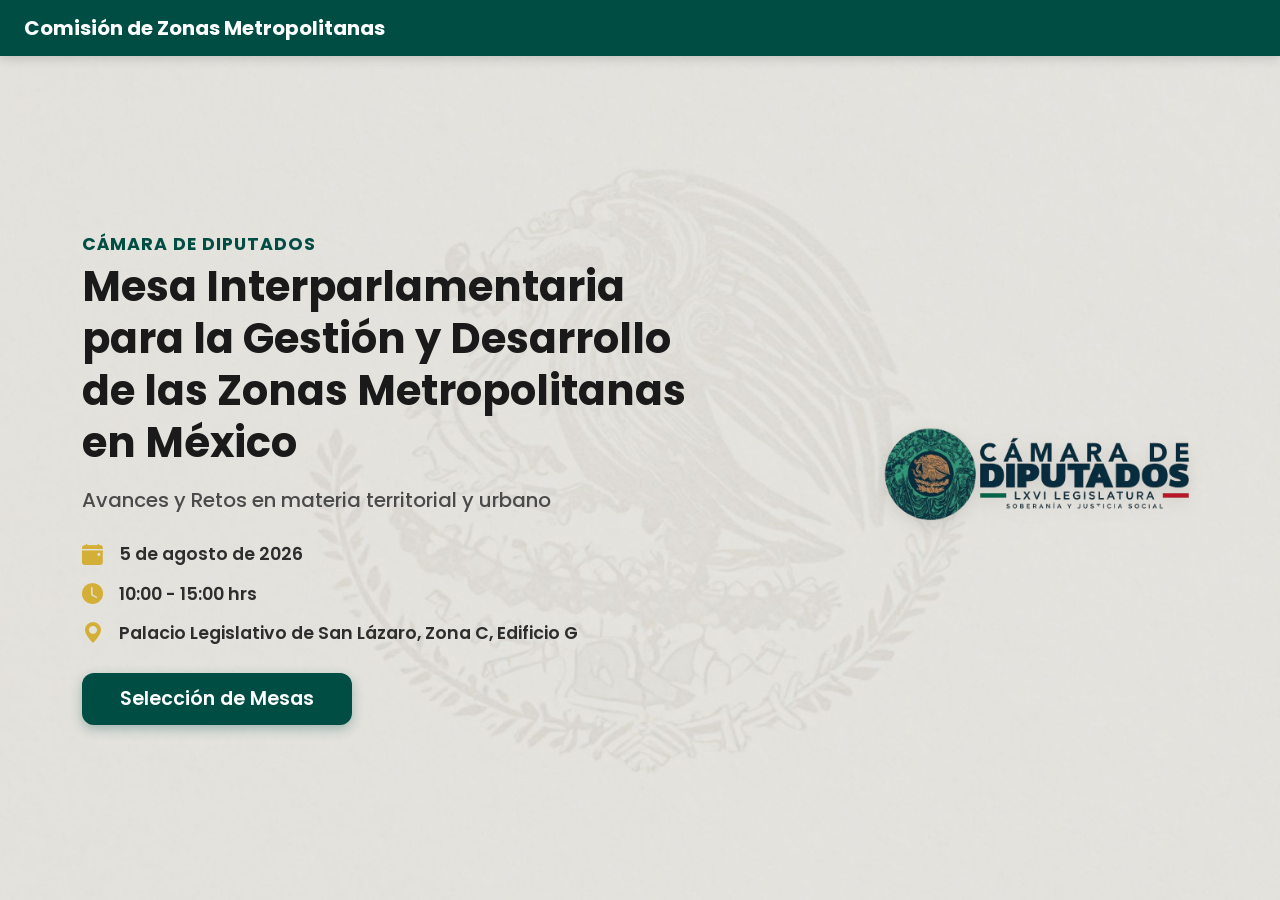
<file: index.html>
<!DOCTYPE html>
<html lang="es">

<head>
    <meta charset="UTF-8">
    <meta name="viewport" content="width=device-width, initial-scale=1.0">
    <title>Mesa Interparlamentaria | Registro</title>
    <!-- Bootstrap 5 -->
    <link href="https://cdn.jsdelivr.net/npm/bootstrap@5.3.3/dist/css/bootstrap.min.css" rel="stylesheet">
    <!-- Bootstrap Icons -->
    <link rel="stylesheet" href="https://cdn.jsdelivr.net/npm/bootstrap-icons@1.11.3/font/bootstrap-icons.min.css">
    <!-- Google Fonts -->
    <link href="https://fonts.googleapis.com/css2?family=Poppins:wght@300;400;600;700&display=swap" rel="stylesheet">
    <!-- Estilos CSS -->
    <link rel="stylesheet" href="css/estilos.css">
    <meta name="viewport" content="width=device-width, initial-scale=1.0">
</head>

<body class="d-flex flex-column min-vh-100">

    <!-- Header Verde Superior -->
    <header class="navbar-top">
        <div class="container-fluid px-4">
            <h5 class="m-0 fw-bold text-white">Comisión de Zonas Metropolitanas</h5>
        </div>
    </header>

    <!-- Contenido Principal con Contenido e Imagen Alineados -->
    <main class="container my-auto py-4">
        <div class="row align-items-center">
            
            <!-- Columna Izquierda: Información del Evento -->
            <div class="col-lg-7 col-md-8">
                <span class="subtitulo-camara">CÁMARA DE DIPUTADOS</span>
                <h1 class="titulo-portada fs-3 fs-md-1 mt-1 mb-3">
    Mesa Interparlamentaria para la Gestión y Desarrollo de las Zonas Metropolitanas en México
</h1>
                <p class="descripcion-portada mb-4">
                    Avances y Retos en materia territorial y urbano
                </p>

                <!-- Datos del Evento -->
                <div class="info-evento mb-4">
                    <div class="d-flex align-items-center mb-2">
                        <i class="bi bi-calendar-event-fill icono-info me-3"></i>
                        <span>5 de agosto de 2026</span>
                    </div>
                    <div class="d-flex align-items-center mb-2">
                        <i class="bi bi-clock-fill icono-info me-3"></i>
                        <span>10:00 - 15:00 hrs</span>
                    </div>
                    <div class="d-flex align-items-center">
                        <i class="bi bi-geo-alt-fill icono-info me-3"></i>
                        <span>Palacio Legislativo de San Lázaro, Zona C, Edificio G</span>
                    </div>
                </div>

                <!-- Botón Registrarme -->
                <a href="registro.html" class="btn btn-registrarme">
                 Selección de Mesas
                </a>
            </div>

            <!-- Columna Derecha: Logo de la Cámara -->
            <div class="col-lg-5 col-md-4 text-center text-md-end mt-4 mt-md-0">
                <img src="img/logo.png" alt="Logo Cámara de Diputados" class="img-logo-portada">            </div>

        </div>
    </main>

</body>

</html>
</file>
<file: css/estilos.css>
/* Configuración del Fondo usando la imagen de la Cámara */
body {
    background: url('../img/fondo-camara.jpg') no-repeat center center fixed;
    background-size: cover;
    font-family: 'Poppins', sans-serif;
    color: #2b2b2b;
}

/* Barra Verde Superior */
.navbar-top {
    background-color: #004d43; /* Verde institucional */
    padding: 16px 0;
    box-shadow: 0 3px 10px rgba(0, 0, 0, 0.15);
}

/* Subtítulo CÁMARA DE DIPUTADOS */
.subtitulo-camara {
    font-size: 1.1rem;
    font-weight: 700;
    color: #004d43;
    letter-spacing: 1px;
    text-transform: uppercase;
}

/* Título Principal */
.titulo-portada {
    font-size: 2.6rem;
    font-weight: 700;
    color: #1a1a1a;
    line-height: 1.25;
}

/* Descripción secundaria */
.descripcion-portada {
    font-size: 1.25rem;
    color: #4a4a4a;
    font-weight: 500;
}

/* Iconos y textos de la fecha/lugar */
.info-evento {
    font-size: 1.1rem;
    font-weight: 600;
    color: #2d2d2d;
}

.icono-info {
    color: #d4af37; /* Amarillo/Dorado para resaltar los iconos */
    font-size: 1.3rem;
}

/* Botón Registrarme en Verde */
.btn-registrarme {
    background-color: #004d43;
    color: #ffffff;
    font-size: 1.2rem;
    font-weight: 600;
    padding: 12px 38px;
    border-radius: 12px;
    border: none;
    text-decoration: none;
    display: inline-block;
    transition: all 0.3s ease;
    box-shadow: 0 4px 12px rgba(0, 77, 67, 0.3);
}

.btn-registrarme:hover {
    background-color: #00332c;
    color: #ffffff;
    transform: translateY(-2px);
    box-shadow: 0 6px 16px rgba(0, 77, 67, 0.4);
}

/* Tamaño y responsividad para el logo de la derecha */
.img-logo-portada {
    max-width: 320px;
    width: 100%;
    height: auto;
    display: inline-block;
    filter: drop-shadow(0px 4px 8px rgba(0, 0, 0, 0.1));
}

/* Reglas Responsivas Fluidas para Móviles y Tablets */
h1, .titulo-portada, .titulo-principal, .banner-title {
    font-size: clamp(1.5rem, 4.5vw, 2.6rem) !important;
    line-height: 1.25 !important;
    word-break: break-word;
    overflow-wrap: break-word;
}

/* Ajustes específicos para tablets y celulares */
@media (max-width: 768px) {
    .container {
        padding-left: 20px !important;
        padding-right: 20px !important;
    }
    
    .descripcion-portada {
        font-size: 1.05rem !important;
    }

    .subtitulo-camara {
        font-size: 0.95rem !important;
    }

    .btn-registrarme {
        width: 100%;
        text-align: center;
    }
}

@media (max-width: 576px) {
    .titulo-portada {
        font-size: 1.45rem !important;
    }
}
</file>
